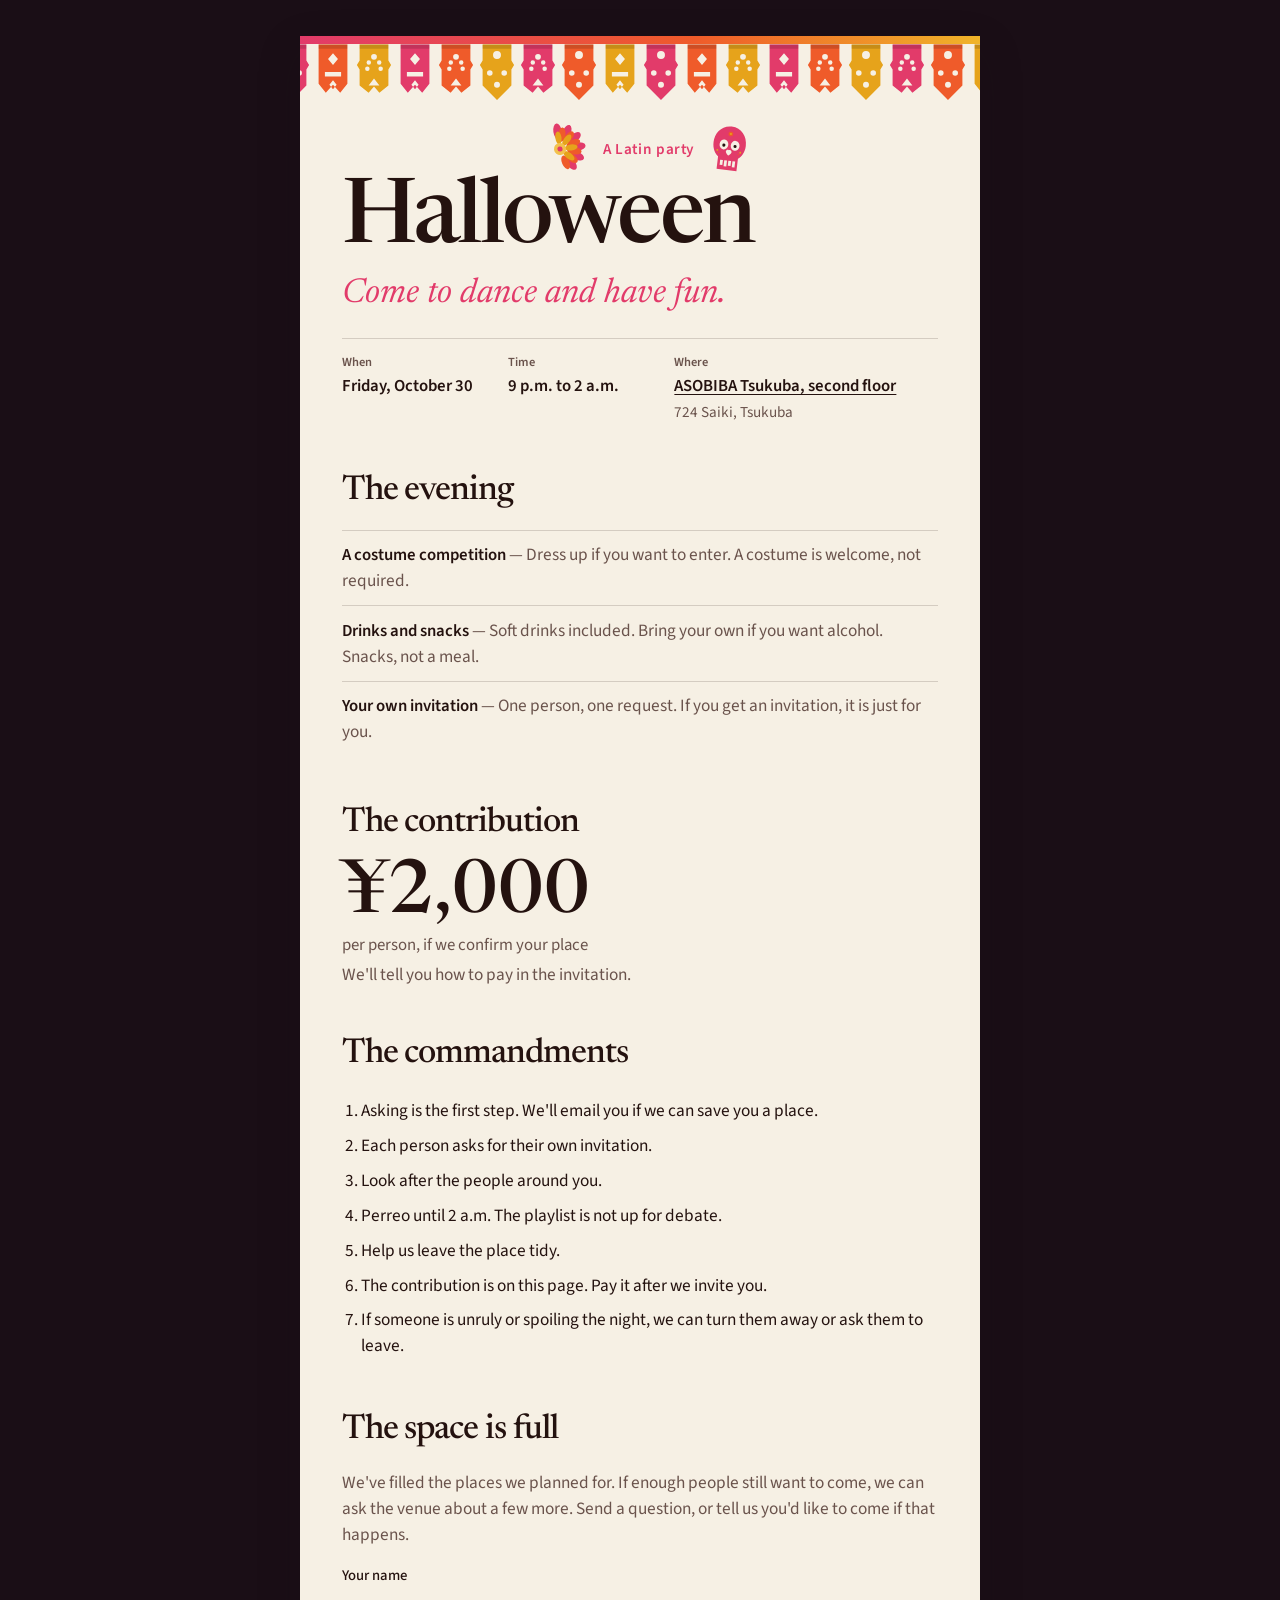
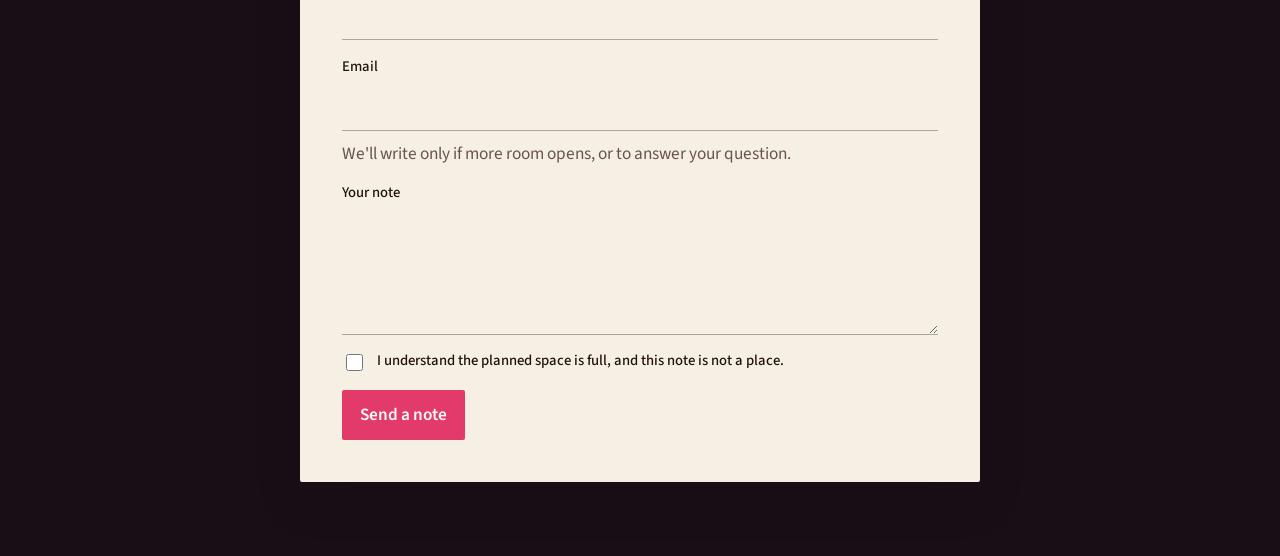
<file: index.html>
<!DOCTYPE html>
<html lang="en">
  <head>
    <meta charset="utf-8" />
    <meta name="viewport" content="width=device-width, initial-scale=1" />
    <title>Halloween — the space is full</title>
    <meta
      name="description"
      content="The planned space for the Latin Halloween party at ASOBIBA Tsukuba is full. Leave a note if you still want to come or have a question."
    />
    <meta name="theme-color" content="#1a0e16" />
    <link rel="icon" href="favicon.svg" type="image/svg+xml" />
    <link rel="preconnect" href="https://fonts.googleapis.com" />
    <link rel="preconnect" href="https://fonts.gstatic.com" crossorigin />
    <link
      href="https://fonts.googleapis.com/css2?family=Newsreader:opsz,wght@6..72,500;6..72,600&family=Source+Sans+3:ital,wght@0,400;0,600;1,400&display=swap"
      rel="stylesheet"
    />
    <link rel="stylesheet" href="css/styles.css" />
  </head>
  <body>
    <div class="sky" aria-hidden="true">
      <div class="moon"></div>
    </div>
    <main class="card">
      <p class="banner" id="demo-banner" hidden></p>

      <header class="hero">
        <div class="picado" aria-hidden="true">
          <svg class="flag" style="color:#e23b6a" viewBox="0 0 40 64"><use href="#flag-a"/></svg>
          <svg class="flag" style="color:#ef5b2a" viewBox="0 0 40 64"><use href="#flag-b"/></svg>
          <svg class="flag" style="color:#e6a31b" viewBox="0 0 40 64"><use href="#flag-c"/></svg>
          <svg class="flag" style="color:#e23b6a" viewBox="0 0 40 64"><use href="#flag-b"/></svg>
          <svg class="flag" style="color:#ef5b2a" viewBox="0 0 40 64"><use href="#flag-c"/></svg>
          <svg class="flag" style="color:#e6a31b" viewBox="0 0 40 64"><use href="#flag-a"/></svg>
          <svg class="flag" style="color:#e23b6a" viewBox="0 0 40 64"><use href="#flag-c"/></svg>
          <svg class="flag" style="color:#ef5b2a" viewBox="0 0 40 64"><use href="#flag-a"/></svg>
          <svg class="flag" style="color:#e6a31b" viewBox="0 0 40 64"><use href="#flag-b"/></svg>
          <svg class="flag" style="color:#e23b6a" viewBox="0 0 40 64"><use href="#flag-a"/></svg>
          <svg class="flag" style="color:#ef5b2a" viewBox="0 0 40 64"><use href="#flag-b"/></svg>
          <svg class="flag" style="color:#e6a31b" viewBox="0 0 40 64"><use href="#flag-c"/></svg>
          <svg class="flag" style="color:#e23b6a" viewBox="0 0 40 64"><use href="#flag-b"/></svg>
          <svg class="flag" style="color:#ef5b2a" viewBox="0 0 40 64"><use href="#flag-c"/></svg>
          <svg class="flag" style="color:#e6a31b" viewBox="0 0 40 64"><use href="#flag-a"/></svg>
          <svg class="flag" style="color:#e23b6a" viewBox="0 0 40 64"><use href="#flag-c"/></svg>
          <svg class="flag" style="color:#ef5b2a" viewBox="0 0 40 64"><use href="#flag-a"/></svg>
          <svg class="flag" style="color:#e6a31b" viewBox="0 0 40 64"><use href="#flag-b"/></svg>
        </div>
        <div class="mast">
          <svg class="mark mark-flower" viewBox="0 0 72 72" aria-hidden="true">
            <g fill="#e23b6a">
              <ellipse cx="36" cy="14" rx="5.2" ry="10"/>
              <ellipse cx="36" cy="14" rx="5.2" ry="10" transform="rotate(30 36 36)"/>
              <ellipse cx="36" cy="14" rx="5.2" ry="10" transform="rotate(60 36 36)"/>
              <ellipse cx="36" cy="14" rx="5.2" ry="10" transform="rotate(90 36 36)"/>
              <ellipse cx="36" cy="14" rx="5.2" ry="10" transform="rotate(120 36 36)"/>
              <ellipse cx="36" cy="14" rx="5.2" ry="10" transform="rotate(150 36 36)"/>
            </g>
            <g fill="#ef5b2a">
              <ellipse cx="36" cy="18" rx="4.6" ry="9" transform="rotate(15 36 36)"/>
              <ellipse cx="36" cy="18" rx="4.6" ry="9" transform="rotate(45 36 36)"/>
              <ellipse cx="36" cy="18" rx="4.6" ry="9" transform="rotate(75 36 36)"/>
              <ellipse cx="36" cy="18" rx="4.6" ry="9" transform="rotate(105 36 36)"/>
              <ellipse cx="36" cy="18" rx="4.6" ry="9" transform="rotate(135 36 36)"/>
              <ellipse cx="36" cy="18" rx="4.6" ry="9" transform="rotate(165 36 36)"/>
            </g>
            <g fill="#e6a31b">
              <ellipse cx="36" cy="22" rx="3.8" ry="8"/>
              <ellipse cx="36" cy="22" rx="3.8" ry="8" transform="rotate(45 36 36)"/>
              <ellipse cx="36" cy="22" rx="3.8" ry="8" transform="rotate(90 36 36)"/>
              <ellipse cx="36" cy="22" rx="3.8" ry="8" transform="rotate(135 36 36)"/>
            </g>
            <circle cx="36" cy="36" r="7.5" fill="#f2c14d"/>
            <circle cx="36" cy="36" r="3.2" fill="#e23b6a"/>
          </svg>
          <p class="eyebrow" id="host-line"></p>
          <svg class="mark mark-skull" viewBox="0 0 64 78" aria-hidden="true">
            <path fill="#e23b6a" d="M32 2C16 2 6 15 6 30c0 11 5 18 10 22v20h32V52c5-4 10-11 10-22C58 15 48 2 32 2z"/>
            <ellipse cx="23" cy="32" rx="7" ry="8" fill="#f6f0e4"/>
            <ellipse cx="41" cy="32" rx="7" ry="8" fill="#f6f0e4"/>
            <circle cx="23" cy="33" r="2.5" fill="#24120f"/>
            <circle cx="41" cy="33" r="2.5" fill="#24120f"/>
            <path fill="#f6f0e4" d="M32 49c0 0-4.6-3.6-4.6-6.1 0-1.9 1.6-3.2 3.1-3.2.9 0 1.5.5 1.5.5s.6-.5 1.5-.5c1.5 0 3.1 1.3 3.1 3.2C36.6 45.4 32 49 32 49z"/>
            <g fill="#f6f0e4">
              <rect x="20" y="57" width="4.4" height="8"/>
              <rect x="26.6" y="57" width="4.4" height="9.5"/>
              <rect x="33.2" y="57" width="4.4" height="8"/>
              <rect x="39.8" y="57" width="4.4" height="9.5"/>
            </g>
            <g fill="#ef5b2a">
              <ellipse cx="32" cy="14" rx="2.2" ry="4.2"/>
              <ellipse cx="32" cy="14" rx="2.2" ry="4.2" transform="rotate(60 32 14)"/>
              <ellipse cx="32" cy="14" rx="2.2" ry="4.2" transform="rotate(120 32 14)"/>
            </g>
            <circle cx="32" cy="14" r="1.7" fill="#e6a31b"/>
            <circle cx="13.5" cy="42" r="1.5" fill="#e6a31b"/>
            <circle cx="16.2" cy="45.4" r="1.05" fill="#ef5b2a"/>
            <circle cx="50.5" cy="42" r="1.5" fill="#e6a31b"/>
            <circle cx="47.8" cy="45.4" r="1.05" fill="#ef5b2a"/>
          </svg>
        </div>
        <h1 id="party-name"></h1>
        <p class="lede" id="lede"></p>
        <ul class="facts" id="facts"></ul>
      </header>

      <section class="section" aria-labelledby="evening-title">
        <h2 id="evening-title">The evening</h2>
        <div class="offers" id="offerings"></div>
      </section>

      <section class="section price-block" aria-labelledby="price-title">
        <h2 id="price-title">The contribution</h2>
        <p class="price"><span id="price-amount"></span></p>
        <p class="price-note" id="price-note"></p>
        <p class="quiet" id="payment-public"></p>
      </section>

      <section class="section" aria-labelledby="rules-title">
        <h2 id="rules-title">The commandments</h2>
        <ol class="rules" id="rules"></ol>
        <p class="quiet" id="capacity-note"></p>
      </section>

      <section class="section" aria-labelledby="request-title">
        <h2 id="request-title">The space is full</h2>
        <p class="quiet ask-line">We've filled the places we planned for. If enough people still want to come, we can ask the venue about a few more. Send a question, or tell us you'd like to come if that happens.</p>

        <form id="request-form" novalidate>
          <div class="field">
            <label for="name">Your name</label>
            <input id="name" name="name" type="text" autocomplete="name" maxlength="80" required />
          </div>
          <div class="field">
            <label for="email">Email</label>
            <input id="email" name="email" type="email" autocomplete="email" maxlength="120" required />
            <p class="hint">We'll write only if more room opens, or to answer your question.</p>
          </div>
          <div class="field">
            <label for="note">Your note</label>
            <textarea id="note" name="note" maxlength="400" rows="4" required></textarea>
          </div>
          <div class="hp" aria-hidden="true">
            <label for="company">Company website</label>
            <input id="company" name="company" type="text" tabindex="-1" autocomplete="off" />
          </div>
          <label class="check">
            <input id="agreed" name="agreed" type="checkbox" value="yes" required />
            <span>I understand the planned space is full, and this note is not a place.</span>
          </label>
          <p class="form-error" id="form-error" role="alert" hidden></p>
          <button class="button" id="submit-request" type="submit">Send a note</button>
        </form>

        <div class="success" id="success" hidden>
          <p class="eyebrow">Received</p>
          <h3>We have your note.</h3>
          <p>
            This is not an invitation. We'll email
            <strong id="success-email"></strong>
            only if the venue can give us more room, or to answer what you asked.
          </p>
        </div>
      </section>
    </main>
    <noscript>
      <p class="card">This invitation needs JavaScript so the request form can run.</p>
    </noscript>
    <svg width="0" height="0" aria-hidden="true" focusable="false">
      <defs>
        <symbol id="flag-a" viewBox="0 0 40 64">
          <path fill="currentColor" fill-rule="evenodd" d="M4 0H36V18L39 23L36 28V46L20 62L4 46V28L1 23L4 18Z M15.6 12A4.4 4.4 0 1 0 24.4 12A4.4 4.4 0 1 0 15.6 12Z M8.9 32A3.1 3.1 0 1 0 15.1 32A3.1 3.1 0 1 0 8.9 32Z M24.9 32A3.1 3.1 0 1 0 31.1 32A3.1 3.1 0 1 0 24.9 32Z M16.7 45A3.3 3.3 0 1 0 23.3 45A3.3 3.3 0 1 0 16.7 45Z"/>
          <path fill="#000" opacity=".14" d="M4 0H36V5H4Z"/>
        </symbol>
        <symbol id="flag-b" viewBox="0 0 40 64">
          <path fill="currentColor" fill-rule="evenodd" d="M4 0H36V44L28 54L20 45L12 54L4 44Z M20 10L25.5 16.5L20 23L14.5 16.5Z M11 31H29V36H11Z M20 40L24 45L20 50L16 45Z"/>
          <path fill="#000" opacity=".14" d="M4 0H36V5H4Z"/>
        </symbol>
        <symbol id="flag-c" viewBox="0 0 40 64">
          <path fill="currentColor" fill-rule="evenodd" d="M4 0H36V18L39 23L36 28V46L26 54L20 47L14 54L4 46V28L1 23L4 18Z M16.8 14A3.2 3.2 0 1 0 23.2 14A3.2 3.2 0 1 0 16.8 14Z M11.7 20.2A2.5 2.5 0 1 0 16.7 20.2A2.5 2.5 0 1 0 11.7 20.2Z M23.3 20.2A2.5 2.5 0 1 0 28.3 20.2A2.5 2.5 0 1 0 23.3 20.2Z M10.1 27.4A2.5 2.5 0 1 0 15.1 27.4A2.5 2.5 0 1 0 10.1 27.4Z M24.9 27.4A2.5 2.5 0 1 0 29.9 27.4A2.5 2.5 0 1 0 24.9 27.4Z M20 38L26 46H14Z"/>
          <path fill="#000" opacity=".14" d="M4 0H36V5H4Z"/>
        </symbol>
      </defs>
    </svg>
    <script src="js/config.js"></script>
    <script src="js/api.js"></script>
    <script src="js/main.js"></script>
  </body>
</html>
</file>
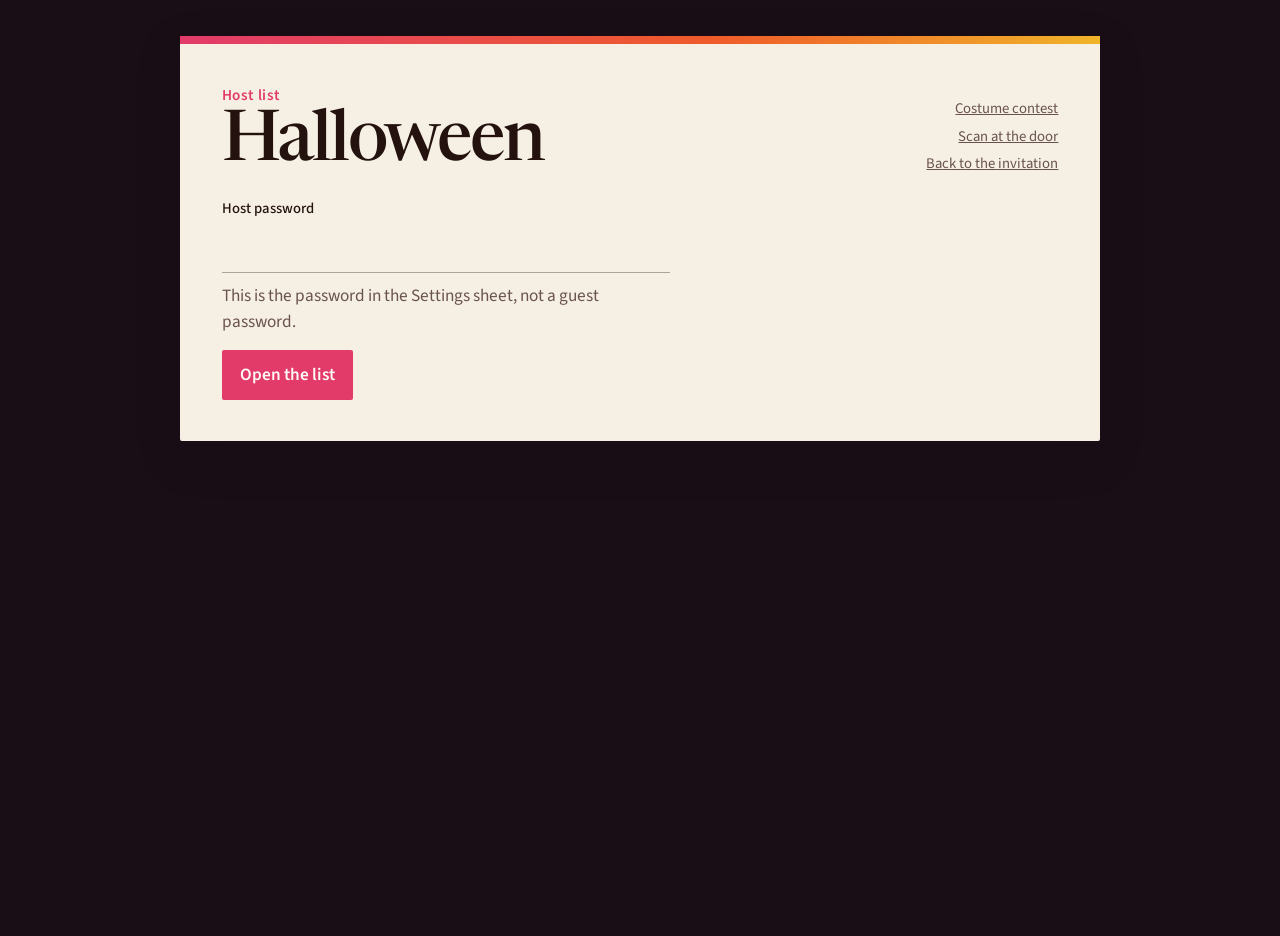
<file: admin.html>
<!DOCTYPE html>
<html lang="en">
  <head>
    <meta charset="utf-8" />
    <meta name="viewport" content="width=device-width, initial-scale=1" />
    <meta name="robots" content="noindex" />
    <title>Host list — Halloween</title>
    <meta name="theme-color" content="#1a0e16" />
    <link rel="icon" href="favicon.svg" type="image/svg+xml" />
    <link rel="preconnect" href="https://fonts.googleapis.com" />
    <link rel="preconnect" href="https://fonts.gstatic.com" crossorigin />
    <link
      href="https://fonts.googleapis.com/css2?family=Newsreader:opsz,wght@6..72,500;6..72,600&family=Source+Sans+3:ital,wght@0,400;0,600;1,400&display=swap"
      rel="stylesheet"
    />
    <link rel="stylesheet" href="css/styles.css" />
  </head>
  <body>
    <div class="sky" aria-hidden="true"><div class="moon"></div></div>
    <main class="card card-wide">
      <header class="admin-header">
        <div>
          <p class="eyebrow">Host list</p>
          <h1 id="admin-title">Halloween</h1>
        </div>
        <div class="header-links">
          <a class="text-link" href="contest.html">Costume contest</a>
          <a class="text-link" href="door.html">Scan at the door</a>
          <a class="text-link" href="index.html">Back to the invitation</a>
        </div>
      </header>

      <p class="banner" id="demo-note" hidden></p>

      <section id="gate">
        <form id="login-form" class="stack">
          <div class="field">
            <label for="password">Host password</label>
            <input id="password" type="password" autocomplete="current-password" required />
            <p class="hint">This is the password in the Settings sheet, not a guest password.</p>
          </div>
          <p class="form-error" id="login-error" role="alert" hidden></p>
          <button class="button" type="submit">Open the list</button>
        </form>
      </section>

      <section id="board" hidden>
        <div class="toolbar">
          <p id="stats"></p>
          <div class="toolbar-actions">
            <button class="button button-quiet" id="refresh" type="button">Refresh</button>
            <button class="button button-quiet" id="download" type="button">Download</button>
            <button class="button button-quiet" id="sign-out" type="button">Sign out</button>
          </div>
        </div>
        <div class="meter" id="meter" hidden>
          <div class="meter-track"><div class="meter-fill" id="meter-fill"></div></div>
          <p id="meter-label"></p>
        </div>
        <p class="mail-line" id="mail-preview" hidden></p>
        <section class="code-panel" id="code-panel" hidden>
          <p class="eyebrow">Door code</p>
          <h2 id="code-name"></h2>
          <img id="code-image" alt="Door code" width="260" height="260" />
          <p class="quiet">This is the picture in their invitation.</p>
          <button class="button button-quiet" id="code-close" type="button">Close</button>
        </section>
        <div class="filters" id="filters">
          <button class="chip is-selected" type="button" data-filter="pending">Asking</button>
          <button class="chip" type="button" data-filter="note">Overbooked</button>
          <button class="chip" type="button" data-filter="accepted">Accepted</button>
          <button class="chip" type="button" data-filter="coming">Coming</button>
          <button class="chip" type="button" data-filter="waiting">Waiting</button>
          <button class="chip" type="button" data-filter="cant">Can't</button>
          <button class="chip" type="button" data-filter="paid">Paid</button>
          <button class="chip" type="button" data-filter="inside">Inside</button>
          <button class="chip" type="button" data-filter="declined">Declined</button>
          <button class="chip" type="button" data-filter="all">All</button>
        </div>
        <p class="form-error" id="list-error" role="alert" hidden></p>
        <div id="guest-list"></div>
        <p class="quiet" id="empty-list" hidden>Nobody in this view.</p>
      </section>
    </main>
    <script src="js/config.js"></script>
    <script src="js/qrcode.js"></script>
    <script src="js/api.js"></script>
    <script src="js/admin.js"></script>
  </body>
</html>
</file>
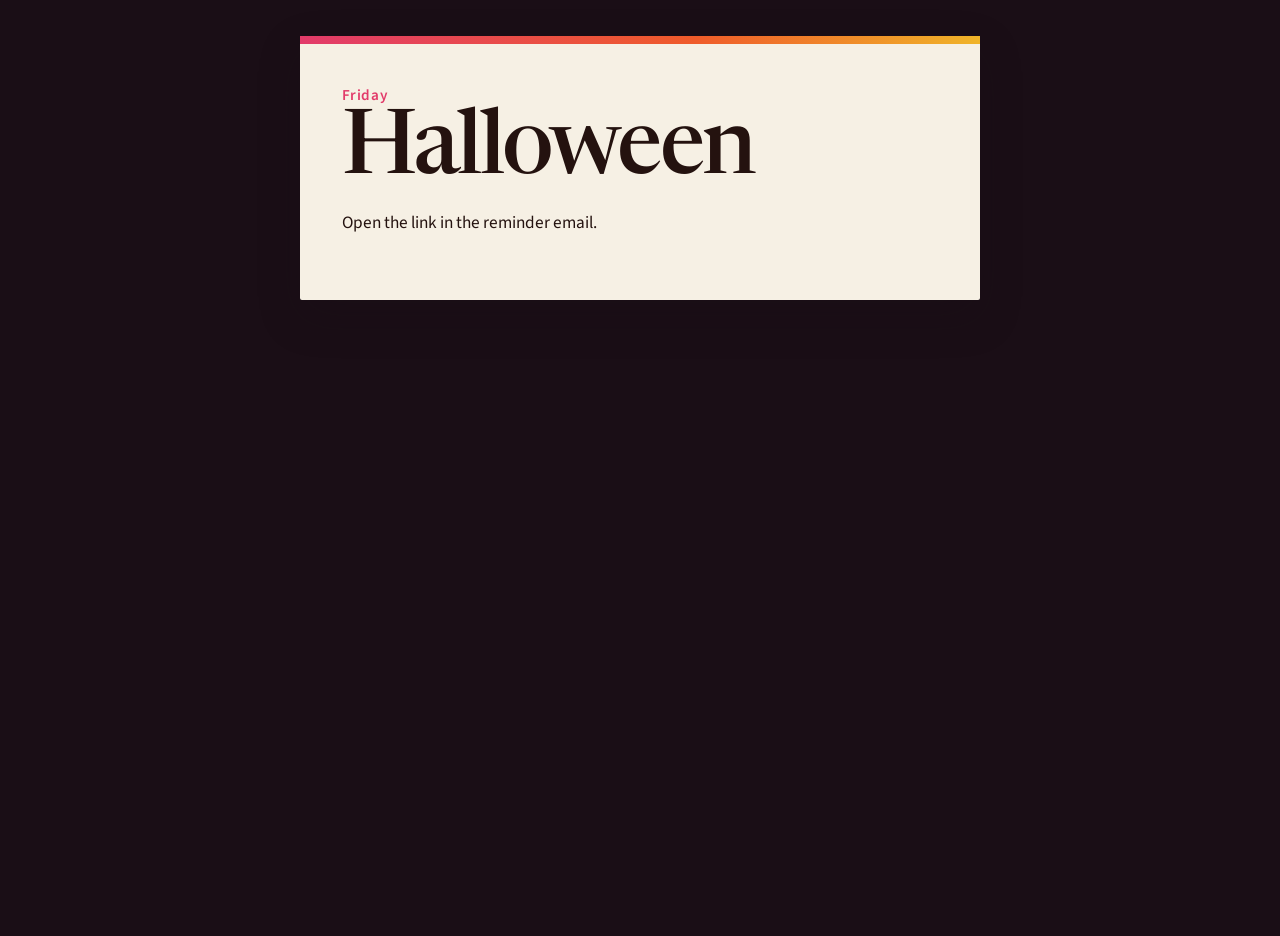
<file: confirm.html>
<!DOCTYPE html>
<html lang="en">
  <head>
    <meta charset="utf-8" />
    <meta name="viewport" content="width=device-width, initial-scale=1" />
    <meta name="robots" content="noindex" />
    <title>Friday — Halloween</title>
    <meta name="theme-color" content="#1a0e16" />
    <link rel="icon" href="favicon.svg" type="image/svg+xml" />
    <link rel="preconnect" href="https://fonts.googleapis.com" />
    <link rel="preconnect" href="https://fonts.gstatic.com" crossorigin />
    <link
      href="https://fonts.googleapis.com/css2?family=Newsreader:opsz,wght@6..72,500;6..72,600&family=Source+Sans+3:ital,wght@0,400;0,600;1,400&display=swap"
      rel="stylesheet"
    />
    <link rel="stylesheet" href="css/styles.css" />
  </head>
  <body>
    <main class="card">
      <p class="eyebrow" id="confirm-eyebrow">Friday</p>
      <h1 id="confirm-title">Halloween</h1>
      <p id="confirm-line">Saving your answer…</p>
      <p class="footer-links"><a class="text-link" id="confirm-other" hidden></a></p>
    </main>
    <script src="js/config.js"></script>
    <script src="js/api.js"></script>
    <script src="js/confirm.js"></script>
  </body>
</html>
</file>
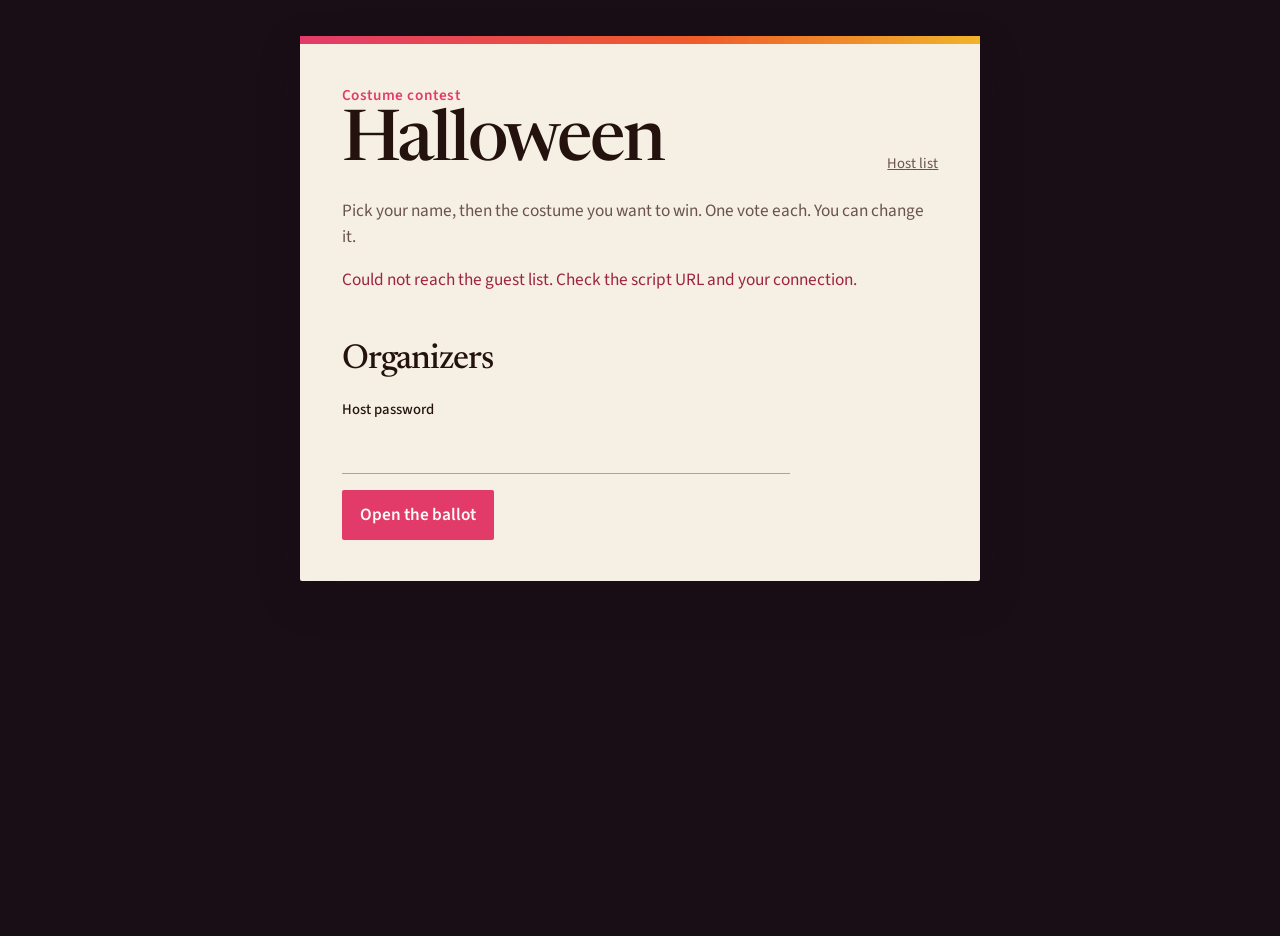
<file: contest.html>
<!DOCTYPE html>
<html lang="en">
  <head>
    <meta charset="utf-8" />
    <meta name="viewport" content="width=device-width, initial-scale=1" />
    <meta name="robots" content="noindex" />
    <title>Costume contest — Halloween</title>
    <meta name="theme-color" content="#1a0e16" />
    <link rel="icon" href="favicon.svg" type="image/svg+xml" />
    <link rel="preconnect" href="https://fonts.googleapis.com" />
    <link rel="preconnect" href="https://fonts.gstatic.com" crossorigin />
    <link
      href="https://fonts.googleapis.com/css2?family=Newsreader:opsz,wght@6..72,500;6..72,600&family=Source+Sans+3:ital,wght@0,400;0,600;1,400&display=swap"
      rel="stylesheet"
    />
    <link rel="stylesheet" href="css/styles.css" />
  </head>
  <body>
    <main class="card">
      <header class="admin-header">
        <div>
          <p class="eyebrow">Costume contest</p>
          <h1 id="contest-title">Halloween</h1>
        </div>
        <div class="header-links">
          <a class="text-link" href="admin.html">Host list</a>
        </div>
      </header>

      <p class="quiet ask-line">Pick your name, then the costume you want to win. One vote each. You can change it.</p>
      <p class="form-error" id="load-error" role="alert" hidden></p>
      <p class="quiet" id="empty-ballot" hidden>The hosts have not added contestants yet.</p>

      <form id="vote-form" class="ballot-form" hidden>
        <div class="field">
          <label for="voter">I am</label>
          <select id="voter" name="voter" required>
            <option value="">Choose your name</option>
          </select>
        </div>
        <div class="field">
          <label for="choice">My vote</label>
          <select id="choice" name="choice" required>
            <option value="">Choose a costume</option>
          </select>
        </div>
        <p class="form-error" id="vote-error" role="alert" hidden></p>
        <button class="button" id="vote-button" type="submit">Cast my vote</button>
      </form>

      <div class="success" id="vote-success" hidden>
        <p class="eyebrow">Counted</p>
        <h3>Your vote is in.</h3>
        <p id="vote-line"></p>
        <button class="button button-quiet" id="change-vote" type="button">Change my vote</button>
      </div>

      <section class="section" aria-labelledby="host-title">
        <h2 id="host-title">Organizers</h2>
        <form id="host-login" class="stack">
          <div class="field">
            <label for="password">Host password</label>
            <input id="password" type="password" autocomplete="current-password" required />
          </div>
          <p class="form-error" id="host-error" role="alert" hidden></p>
          <button class="button" type="submit">Open the ballot</button>
        </form>

        <div id="host-board" hidden>
          <p class="quiet" id="vote-total"></p>
          <div id="results"></div>
          <form id="add-form" class="ballot-form">
            <div class="field">
              <label for="add-guest">Add a contestant</label>
              <select id="add-guest" required>
                <option value="">Choose an invited guest</option>
              </select>
            </div>
            <div class="field">
              <label for="add-name">Name on the ballot <span class="optional">optional</span></label>
              <input id="add-name" type="text" maxlength="80" placeholder="Leave blank to use their name" />
            </div>
            <p class="form-error" id="add-error" role="alert" hidden></p>
            <button class="button" type="submit">Add to the ballot</button>
          </form>
          <p class="footer-links"><button class="text-link" id="host-sign-out" type="button">Sign out</button></p>
        </div>
      </section>
    </main>
    <script src="js/config.js"></script>
    <script src="js/api.js"></script>
    <script src="js/contest.js"></script>
  </body>
</html>
</file>
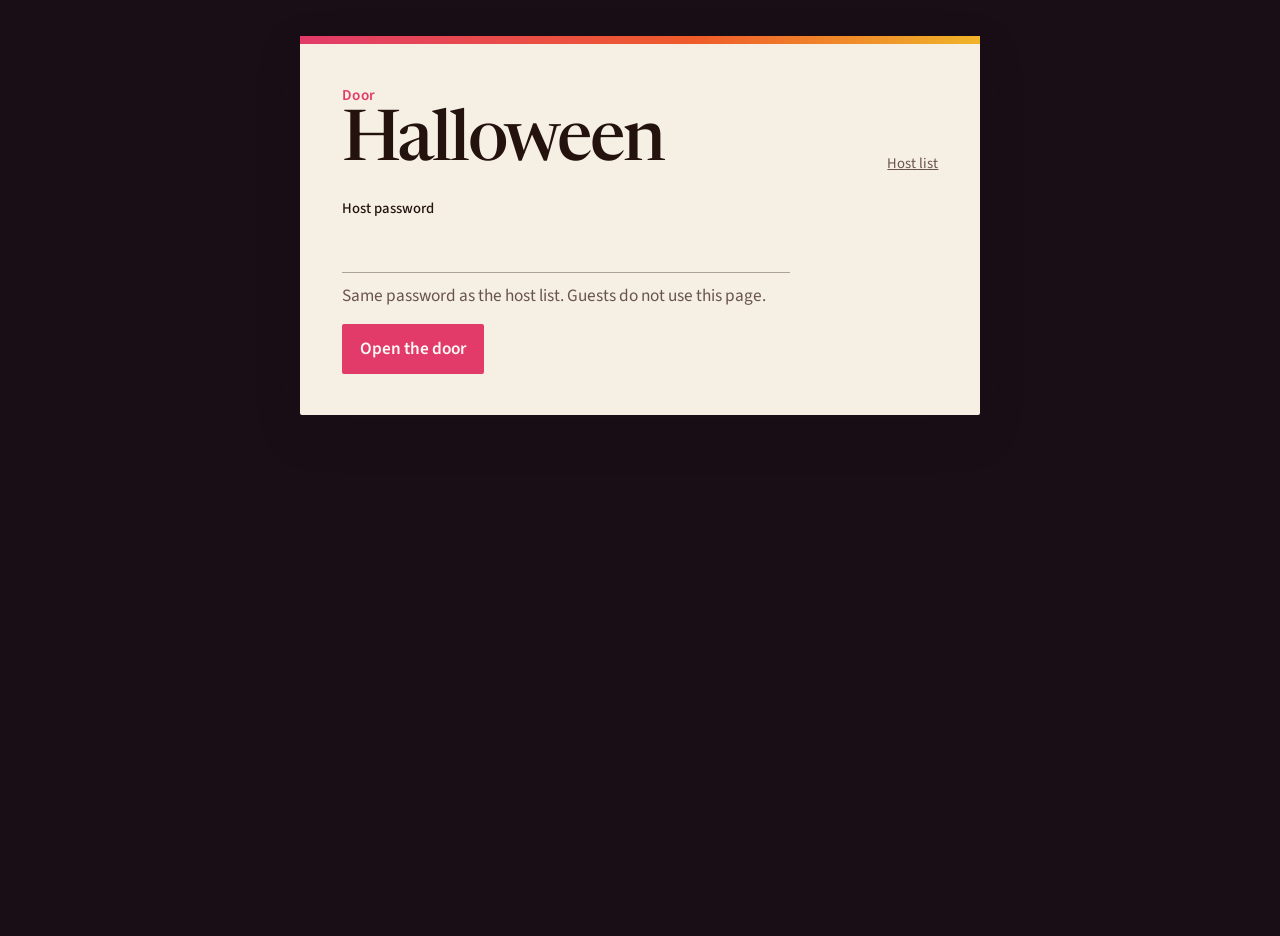
<file: door.html>
<!DOCTYPE html>
<html lang="en">
  <head>
    <meta charset="utf-8" />
    <meta name="viewport" content="width=device-width, initial-scale=1" />
    <meta name="robots" content="noindex" />
    <title>Door — Halloween</title>
    <meta name="theme-color" content="#1a0e16" />
    <link rel="icon" href="favicon.svg" type="image/svg+xml" />
    <link rel="preconnect" href="https://fonts.googleapis.com" />
    <link rel="preconnect" href="https://fonts.gstatic.com" crossorigin />
    <link
      href="https://fonts.googleapis.com/css2?family=Newsreader:opsz,wght@6..72,500;6..72,600&family=Source+Sans+3:ital,wght@0,400;0,600;1,400&display=swap"
      rel="stylesheet"
    />
    <link rel="stylesheet" href="css/styles.css" />
  </head>
  <body>
    <main class="card">
      <header class="admin-header">
        <div>
          <p class="eyebrow">Door</p>
          <h1 id="door-title">Halloween</h1>
        </div>
        <div class="header-links">
          <a class="text-link" href="admin.html">Host list</a>
        </div>
      </header>

      <section id="gate">
        <form id="login-form" class="stack">
          <div class="field">
            <label for="password">Host password</label>
            <input id="password" type="password" autocomplete="current-password" required />
            <p class="hint">Same password as the host list. Guests do not use this page.</p>
          </div>
          <p class="form-error" id="login-error" role="alert" hidden></p>
          <button class="button" type="submit">Open the door</button>
        </form>
      </section>

      <section id="booth" hidden>
        <p class="form-error" id="camera-error" role="alert" hidden></p>
        <video id="camera" class="camera" playsinline autoplay muted hidden></video>
        <p class="quiet" id="scan-status">Point the camera at the picture in their invitation.</p>
        <button class="button" id="open-camera" type="button">Open the camera</button>
        <div class="scan-result" id="result" hidden>
          <p class="eyebrow" id="result-kicker"></p>
          <h2 id="result-name"></h2>
          <p id="result-detail"></p>
          <button class="button" id="mark-paid" type="button" hidden>Mark paid</button>
          <button class="button" id="next" type="button">Next person</button>
        </div>
        <p class="footer-links"><button class="text-link" id="sign-out" type="button">Sign out</button></p>
      </section>
    </main>
    <canvas id="frame" hidden></canvas>
    <script src="js/config.js"></script>
    <script src="js/api.js"></script>
    <script src="js/jsQR.min.js"></script>
    <script src="js/door.js"></script>
  </body>
</html>
</file>
<file: css/styles.css>
:root {
  --bg: #1a0e16;
  --paper: #f6f0e4;
  --line: rgba(36, 18, 16, 0.16);
  --gold: #e23b6a;
  --gold-strong: #24120f;
  --ember: #ef5b2a;
  --text: #24120f;
  --muted: #6a534c;
  --sage: #2f6b45;
  --danger: #9d243c;
  --shadow: 0 16px 40px rgba(26, 14, 22, 0.28);
  --serif: Newsreader, "Iowan Old Style", Palatino, Georgia, serif;
  --sans: "Source Sans 3", "Segoe UI", sans-serif;
}

* { box-sizing: border-box; }

[hidden] { display: none !important; }

html { scroll-behavior: smooth; }

body {
  margin: 0;
  min-height: 100vh;
  color: var(--text);
  color-scheme: light;
  font-family: var(--sans);
  font-weight: 400;
  font-size: 1.08rem;
  line-height: 1.5;
  background: var(--bg);
}

.sky { display: none; }

.moon {
  position: absolute;
  top: 8vh;
  right: max(4vw, 24px);
  width: 92px;
  height: 92px;
  border-radius: 50%;
  background:
    radial-gradient(circle at 35% 35%, #fff8ea, #e7c98a 42%, #c9a36a 70%, #8d6b3e);
  box-shadow: 0 0 40px rgba(231, 201, 138, 0.28);
}

.moon::after {
  content: "";
  position: absolute;
  width: 74px;
  height: 74px;
  border-radius: 50%;
  background: var(--bg);
  top: -6px;
  right: -18px;
}

.card {
  position: relative;
  z-index: 1;
  width: min(680px, calc(100% - 2rem));
  margin: 2.25rem auto 3rem;
  padding: clamp(1.6rem, 4vw, 2.6rem);
  padding-top: calc(clamp(1.6rem, 4vw, 2.6rem) + 6px);
  background: var(--paper);
  border-radius: 2px;
  box-shadow: var(--shadow);
}

.card::before {
  content: "";
  position: absolute;
  z-index: 2;
  top: 0;
  left: 0;
  right: 0;
  height: 8px;
  background: linear-gradient(90deg, #e23b6a 0%, #ef5b2a 58%, #f0b429 100%);
  pointer-events: none;
}

.card-wide { width: min(920px, calc(100% - 1.5rem)); }

.hero, .section, .footer, .admin-header { position: relative; }

.picado {
  position: relative;
  z-index: 1;
  display: flex;
  justify-content: center;
  gap: 5px;
  margin: calc(-1 * clamp(1.6rem, 4vw, 2.6rem) + 2px) calc(-1 * clamp(1.6rem, 4vw, 2.6rem)) 1.15rem;
  overflow: hidden;
  pointer-events: none;
  user-select: none;
}

.flag {
  display: block;
  width: 36px;
  height: 58px;
  flex: none;
}

.mast {
  display: flex;
  align-items: center;
  justify-content: center;
  gap: 0.85rem;
  margin: 0 0 0.15rem;
}

.mast .eyebrow { margin: 0; }

.mark { display: block; flex: none; overflow: visible; }

.mark-flower {
  width: 58px;
  height: 58px;
  transform: rotate(-8deg);
}

.mark-skull {
  width: 40px;
  height: 49px;
  transform: rotate(7deg);
}

.eyebrow {
  margin: 0 0 0.35rem;
  color: var(--gold);
  font-size: 0.95rem;
  font-weight: 600;
  letter-spacing: 0.04em;
}

h1, h2, h3 { font-family: var(--serif); font-weight: 560; letter-spacing: -0.03em; }

h1 {
  margin: 0;
  font-size: clamp(3.6rem, 12vw, 5.6rem);
  font-weight: 500;
  line-height: 0.9;
  color: var(--text);
}

h2 {
  margin: 0 0 0.8rem;
  font-size: clamp(1.7rem, 4vw, 2.15rem);
  font-weight: 500;
  color: var(--text);
}

h3 {
  margin: 0;
  font-family: var(--sans);
  font-size: 1.05rem;
  font-weight: 600;
  letter-spacing: 0;
  color: var(--text);
}

.lede {
  margin: 0.8rem 0 0;
  max-width: 36rem;
  color: var(--gold);
  font-family: var(--serif);
  font-size: clamp(1.7rem, 3.4vw, 2.15rem);
  font-style: italic;
  line-height: 1.2;
}

.facts {
  display: flex;
  flex-wrap: wrap;
  gap: 0.35rem 1.4rem;
  margin: 1.4rem 0 0;
  padding: 0.9rem 0 0;
  list-style: none;
  border-top: 1px solid var(--line);
}

.facts li { padding: 0; }

.facts span {
  display: block;
  color: var(--muted);
  font-size: 0.78rem;
  font-weight: 600;
}

.facts a,
.facts strong {
  display: block;
  margin-top: 0.1rem;
  color: var(--text);
  font-family: var(--sans);
  font-size: 1.05rem;
  font-weight: 600;
  text-decoration-thickness: 1px;
  text-underline-offset: 0.15em;
}

.facts .fact-address {
  display: block;
  margin-top: 0.15rem;
  color: var(--muted);
  font-size: 0.95rem;
  font-weight: 400;
  letter-spacing: 0;
  text-transform: none;
}

.section { margin-top: 2.6rem; }

.offers { display: block; }

.offer {
  padding: 0.7rem 0;
  border-top: 1px solid var(--line);
}

.offer-index { display: none; }

.offer h3,
.offer p { display: inline; }

.offer p::before { content: " — "; }

.offer p, .quiet, .hint, .price-note { margin: 0.25rem 0 0; color: var(--muted); }

.price-block { text-align: left; }

.price { margin: 0; }

.price span {
  font-family: var(--serif);
  font-size: clamp(3.2rem, 10vw, 4.6rem);
  font-weight: 500;
  line-height: 0.9;
  color: var(--text);
}

.price-note { font-size: 1.05rem; }

.rules {
  margin: 0;
  padding-left: 1.2rem;
}

.rules li { margin: 0; padding: 0.28rem 0; }

.ask-line { margin: 0 0 1.1rem; }

.capacity-note, #capacity-note { margin-top: 1rem; }

.field { display: grid; gap: 0.35rem; margin-bottom: 0.95rem; }

label { font-size: 0.92rem; font-weight: 500; }

.optional { color: var(--muted); font-weight: 400; }

input[type="checkbox"] { accent-color: #e23b6a; }

input, select, textarea {
  width: 100%;
  padding: 0.65rem 0.7rem;
  color: var(--text);
  font: inherit;
  background: transparent;
  border: 0;
  border-bottom: 1px solid rgba(36, 18, 16, 0.35);
  border-radius: 0;
}

textarea { resize: vertical; }

input:focus, select:focus, textarea:focus {
  outline: none;
  border-bottom-color: var(--gold);
}

.check {
  display: flex;
  gap: 0.7rem;
  align-items: flex-start;
  margin: 0.4rem 0 1rem;
}

.check input { width: 1.1rem; height: 1.1rem; margin-top: 0.25rem; }

.button {
  appearance: none;
  border: 0;
  border-radius: 2px;
  padding: 0.75rem 1.15rem;
  background: var(--gold);
  color: #fffaf6;
  font: inherit;
  font-weight: 600;
  cursor: pointer;
}

.button:hover { background: #c42858; }

.button:disabled { opacity: 0.6; cursor: wait; }

.button:focus-visible, .chip:focus-visible, .text-link:focus-visible {
  outline: 2px solid var(--gold-strong);
  outline-offset: 3px;
}

.button-quiet {
  background: transparent;
  color: var(--text);
  border: 1px solid rgba(36, 18, 16, 0.28);
}

.button-quiet:hover { background: rgba(36, 18, 16, 0.05); }

.form-error {
  margin: 0 0 0.8rem;
  color: var(--danger);
}

.success {
  padding: 1.2rem 0 0.2rem;
  border-top: 1px solid var(--line);
}

.success h3 { margin: 0.2rem 0 0.6rem; font-size: 2.2rem; }

.footer {
  display: flex;
  justify-content: flex-end;
  margin-top: 2.4rem;
}

.text-link, .footer a {
  color: var(--muted);
  font-size: 0.92rem;
}

.banner {
  position: relative;
  margin: 0 0 1.4rem;
  padding: 0.75rem 0;
  color: var(--text);
  background: transparent;
  border: 0;
  border-bottom: 1px solid var(--line);
  border-radius: 0;
}

.hp {
  position: absolute;
  left: -9999px;
  height: 0;
  overflow: hidden;
}

.admin-header {
  display: flex;
  justify-content: space-between;
  gap: 1rem;
  align-items: flex-end;
  margin-bottom: 1.4rem;
}

.admin-header h1 { font-size: clamp(2.6rem, 8vw, 4.4rem); }

.stack { max-width: 28rem; }

.toolbar, .toolbar-actions, .filters, .guest-actions, .guest-head {
  display: flex;
  flex-wrap: wrap;
  gap: 0.6rem;
  align-items: center;
}

.toolbar { justify-content: space-between; margin-bottom: 0.8rem; }

.toolbar p, .meter p, .mail-line { margin: 0; color: var(--muted); }

.meter { margin: 0.4rem 0 1rem; }

.meter-track {
  height: 8px;
  border-radius: 999px;
  background: rgba(255, 255, 255, 0.08);
  overflow: hidden;
}

.meter-fill {
  height: 100%;
  width: 0;
  background: var(--gold);
}

.meter.over .meter-fill { background: var(--ember); }

.filters { margin: 1rem 0; }

.chip {
  border: 1px solid var(--line);
  border-radius: 2px;
  padding: 0.35rem 0.7rem;
  background: transparent;
  color: var(--muted);
  font: inherit;
  cursor: pointer;
}

.chip.is-selected {
  color: #fffaf6;
  background: var(--gold);
  border-color: var(--gold);
}

.guest-card {
  margin-top: 0.8rem;
  padding: 0.9rem 0;
  border: 0;
  border-top: 1px solid var(--line);
  border-radius: 0;
}

.guest-head { justify-content: space-between; }

.guest-body { overflow-wrap: anywhere; }
.guest-body p { margin: 0.35rem 0; }

.guest-actions { margin-top: 0.8rem; }

.pill {
  border-radius: 2px;
  padding: 0.1rem 0.45rem;
  font-size: 0.78rem;
  letter-spacing: 0.04em;
  text-transform: uppercase;
}

.pill-pending { color: #fffaf6; background: var(--ember); }
.pill-note { color: var(--text); border: 1px solid var(--line); }
.pill-accepted { color: #fffaf6; background: var(--sage); }
.pill-inside { color: #fffaf6; background: var(--gold-strong); }
.pill-declined { color: var(--muted); border: 1px solid var(--line); }

a.button { display: inline-block; text-decoration: none; text-align: center; }

.header-links {
  display: flex;
  flex-direction: column;
  align-items: flex-end;
  gap: 0.35rem;
}

.code-panel img {
  display: block;
  width: min(260px, 100%);
  height: auto;
  margin: 0.6rem 0 0.8rem;
  background: #fff;
}

.camera {
  width: 100%;
  aspect-ratio: 3 / 4;
  object-fit: cover;
  background: #24120f;
  margin-bottom: 0.8rem;
}

.scan-result { margin-top: 1rem; padding: 1.1rem 1rem 1.2rem; }
.scan-result h2 {
  margin: 0.15rem 0 0.45rem;
  color: inherit;
  font-size: clamp(2.2rem, 8vw, 3.4rem);
}
.scan-result p { margin: 0.2rem 0; }
.scan-result .eyebrow { color: inherit; }
.scan-result .button { margin-top: 1rem; background: #fffaf6; color: #24120f; }
.scan-welcome { background: #2f6b45; color: #fffaf6; }
.scan-already { background: #ef5b2a; color: #fffaf6; }
.scan-bad { background: #9d243c; color: #fffaf6; }

.footer-links { margin-top: 1.4rem; }
.footer-links .text-link {
  border: 0;
  padding: 0;
  background: transparent;
  cursor: pointer;
}

.ballot-form { margin-top: 1rem; }
.vote-count {
  margin: 0;
  font-family: var(--serif);
  font-size: 1.8rem;
  line-height: 1;
}

::selection { background: rgba(226, 59, 106, 0.22); }

@media (min-width: 700px) {
  .facts li { min-width: 9rem; }
}

@media (prefers-reduced-motion: reduce) {
  html { scroll-behavior: auto; }
}

@media (max-width: 640px) {
  .card { margin-top: 1.25rem; }
  .admin-header { align-items: flex-start; flex-direction: column; }
  .header-links { align-items: flex-start; }
}
</file>
